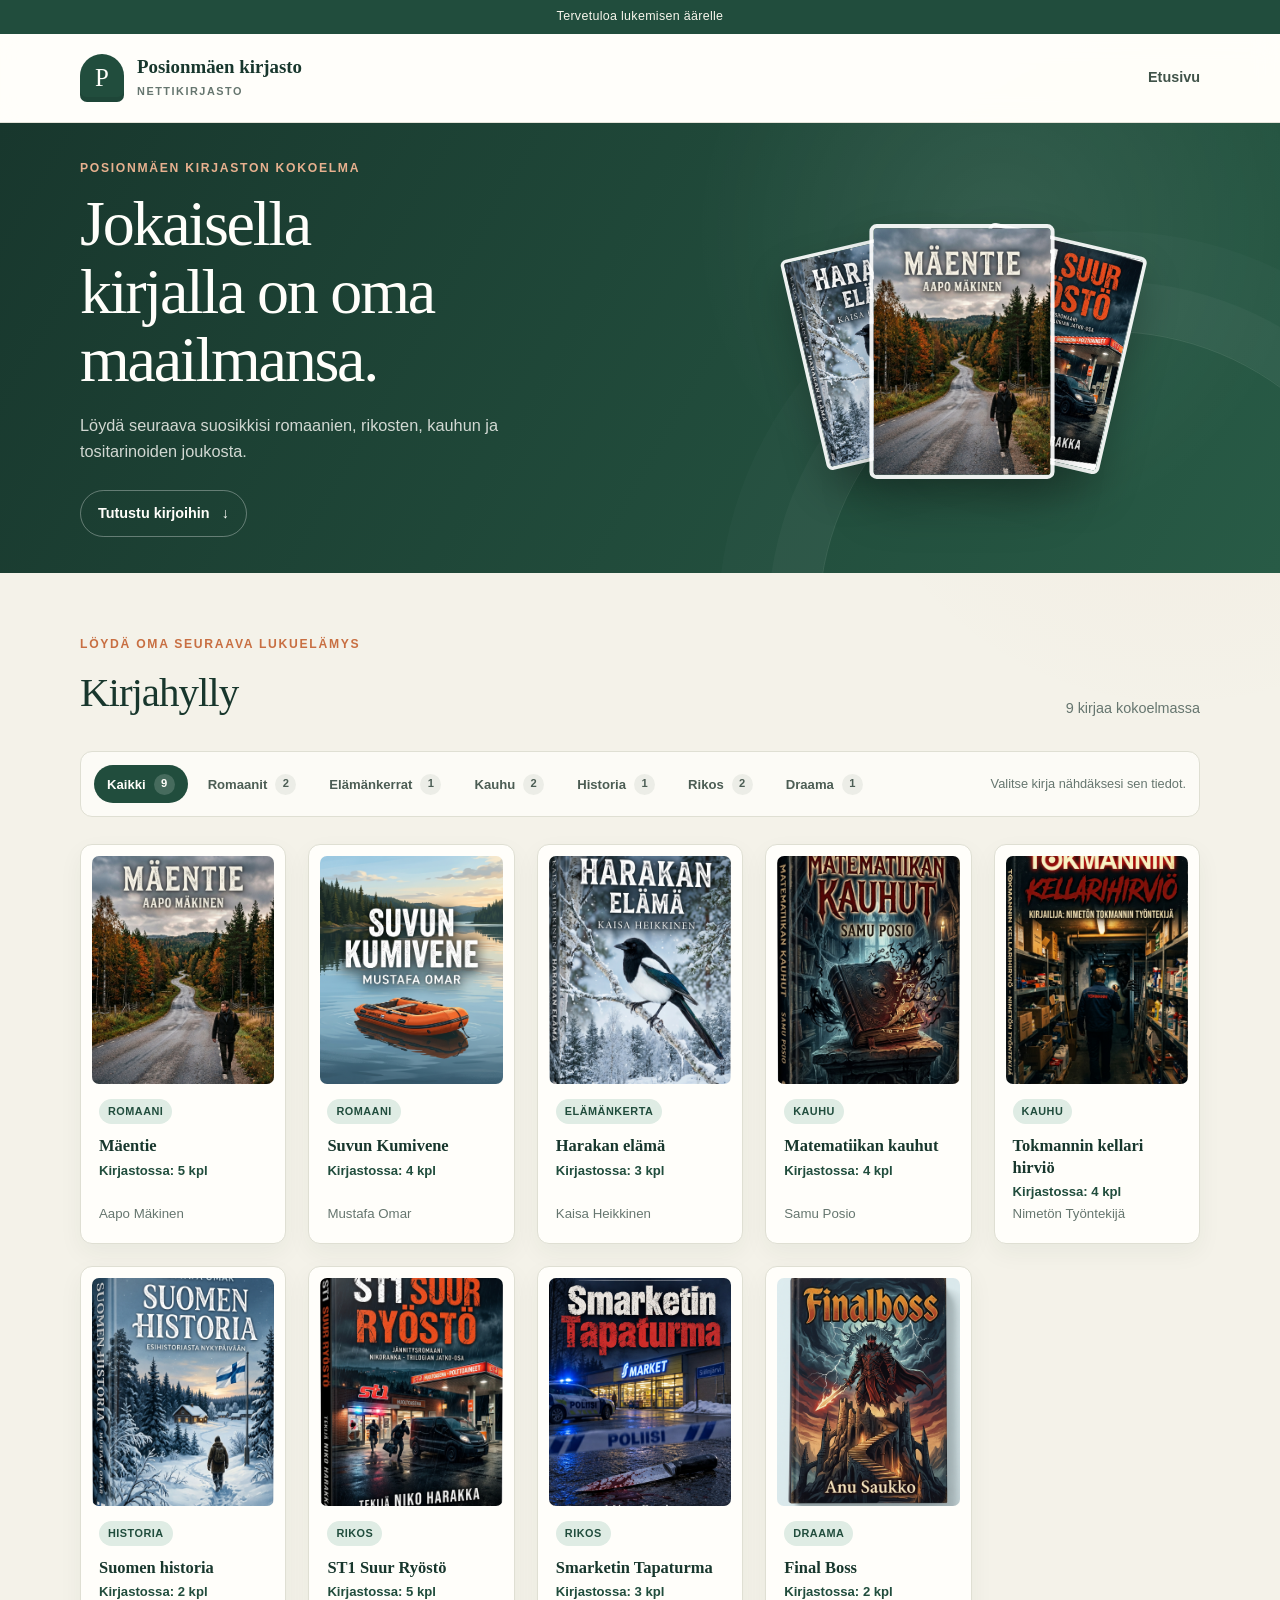
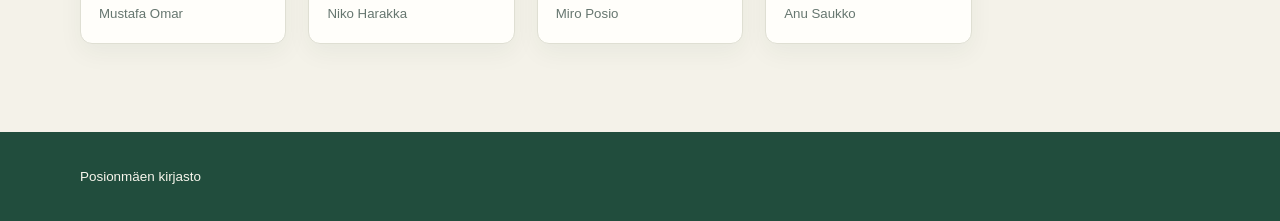
<file: src/kirjasto.html>
<!DOCTYPE html>
<html lang="fi">
  <head>
    <meta charset="UTF-8" />
    <meta name="viewport" content="width=device-width, initial-scale=1.0" />
    <link rel="stylesheet" href="style.css" />
    <title>Kirjat – Posionmäen kirjasto</title>
  </head>
  <body class="catalog-page">
    <div class="topline">Tervetuloa lukemisen äärelle</div>

    <header>
      <div class="container header-main">
        <div class="brand" aria-label="Posionmäen kirjasto">
          <span class="brand-mark" aria-hidden="true">P</span>
          <span>
            <span class="brand-name">Posionmäen kirjasto</span>
            <span class="brand-subtitle">Nettikirjasto</span>
          </span>
        </div>
        <nav aria-label="Sivuston osiot">
          <a href="index.php">Etusivu</a>
        </nav>
      </div>
    </header>

    <main>
      <section class="catalog-hero">
        <div class="container catalog-hero-inner">
          <div class="catalog-hero-copy">
            <p class="catalog-eyebrow">Posionmäen kirjaston kokoelma</p>
            <h1>Jokaisella kirjalla on oma maailmansa.</h1>
            <p>
              Löydä seuraava suosikkisi romaanien, rikosten, kauhun ja tositarinoiden joukosta.
            </p>
            <a class="catalog-cta" href="#catalog">Tutustu kirjoihin <span aria-hidden="true">↓</span></a>
          </div>
          <div class="catalog-showcase" aria-hidden="true">
            <img class="showcase-cover showcase-cover-back" src="kuvat/Harakan_elämä.jpg" alt="" />
            <img class="showcase-cover showcase-cover-front" src="kuvat/Mäentie.jpg" alt="" />
            <img class="showcase-cover showcase-cover-side" src="kuvat/ST1_Ryöstö.jpg" alt="" />
          </div>
        </div>
      </section>

      <section class="catalog-section" id="catalog">
        <div class="container">
          <div class="catalog-heading">
            <div>
              <p class="catalog-eyebrow">Löydä oma seuraava lukuelämys</p>
              <h2>Kirjahylly</h2>
            </div>
            <p id="catalog-count" class="catalog-count" aria-live="polite">
              9 kirjaa kokoelmassa
            </p>
          </div>

          <div class="catalog-toolbar">
            <div class="catalog-filters" role="group" aria-label="Rajaa kirjoja aihealueen mukaan">
              <button class="catalog-filter is-active" type="button" data-category-filter="all" aria-pressed="true">Kaikki <span>9</span></button>
              <button class="catalog-filter" type="button" data-category-filter="romaani" aria-pressed="false">Romaanit <span>2</span></button>
              <button class="catalog-filter" type="button" data-category-filter="elamankerta" aria-pressed="false">Elämänkerrat <span>1</span></button>
              <button class="catalog-filter" type="button" data-category-filter="kauhu" aria-pressed="false">Kauhu <span>2</span></button>
              <button class="catalog-filter" type="button" data-category-filter="historia" aria-pressed="false">Historia <span>1</span></button>
              <button class="catalog-filter" type="button" data-category-filter="rikos" aria-pressed="false">Rikos <span>2</span></button>
              <button class="catalog-filter" type="button" data-category-filter="draama" aria-pressed="false">Draama <span>1</span></button>
            </div>
            <p class="catalog-hint">Valitse kirja nähdäksesi sen tiedot.</p>
          </div>

          <div class="book-grid catalog-grid" id="catalog-grid">
            <a class="book catalog-book" data-book-id="maentie" data-category="romaani" href="kirja.html?id=maentie">
              <img class="book-cover" src="kuvat/Mäentie.jpg" alt="Mäentie-kirjan kansi" loading="lazy" />
              <div class="catalog-book-info">
                <span class="book-category">Romaani</span>
                <h3>Mäentie</h3>
                <p class="book-quantity" data-book-quantity></p>
                <p>Aapo Mäkinen</p>
              </div>
            </a>
            <a class="book catalog-book" data-book-id="suvun-kumivene" data-category="romaani" href="kirja.html?id=suvun-kumivene">
              <img class="book-cover" src="kuvat/kumivene.jpg" alt="Suvun Kumivene -kirjan kansi" loading="lazy" />
              <div class="catalog-book-info">
                <span class="book-category">Romaani</span>
                <h3>Suvun Kumivene</h3>
                <p class="book-quantity" data-book-quantity></p>
                <p>Mustafa Omar</p>
              </div>
            </a>
            <a class="book catalog-book" data-book-id="harakan-elama" data-category="elamankerta" href="kirja.html?id=harakan-elama">
              <img class="book-cover" src="kuvat/Harakan_elämä.jpg" alt="Harakan elämä -kirjan kansi" loading="lazy" />
              <div class="catalog-book-info">
                <span class="book-category">Elämänkerta</span>
                <h3>Harakan elämä</h3>
                <p class="book-quantity" data-book-quantity></p>
                <p>Kaisa Heikkinen</p>
              </div>
            </a>
            <a class="book catalog-book" data-book-id="matematiikan-kauhut" data-category="kauhu" href="kirja.html?id=matematiikan-kauhut">
              <img class="book-cover" src="kuvat/Matematiikan_kauhut.jpg" alt="Matematiikan kauhut -kirjan kansi" loading="lazy" />
              <div class="catalog-book-info">
                <span class="book-category">Kauhu</span>
                <h3>Matematiikan kauhut</h3>
                <p class="book-quantity" data-book-quantity></p>
                <p>Samu Posio</p>
              </div>
            </a>
            <a class="book catalog-book" data-book-id="tokmannin-kellari-hirio" data-category="kauhu" href="kirja.html?id=tokmannin-kellari-hirio">
              <img class="book-cover" src="kuvat/Tokmanni.jpg" alt="Tokmannin kellari hirviö -kirjan kansi" loading="lazy" />
              <div class="catalog-book-info">
                <span class="book-category">Kauhu</span>
                <h3>Tokmannin kellari hirviö</h3>
                <p class="book-quantity" data-book-quantity></p>
                <p>Nimetön Työntekijä</p>
              </div>
            </a>
            <a class="book catalog-book" data-book-id="suomen-historia" data-category="historia" href="kirja.html?id=suomen-historia">
              <img class="book-cover" src="kuvat/Suomen_historia.jpg?v=2" alt="Suomen historia -kirjan kansi" loading="lazy" />
              <div class="catalog-book-info">
                <span class="book-category">Historia</span>
                <h3>Suomen historia</h3>
                <p class="book-quantity" data-book-quantity></p>
                <p>Mustafa Omar</p>
              </div>
            </a>
            <a class="book catalog-book" data-book-id="st1-suur-ryosto" data-category="rikos" href="kirja.html?id=st1-suur-ryosto">
              <img class="book-cover" src="kuvat/ST1_Ryöstö.jpg" alt="ST1 Suur Ryöstö -kirjan kansi" loading="lazy" />
              <div class="catalog-book-info">
                <span class="book-category">Rikos</span>
                <h3>ST1 Suur Ryöstö</h3>
                <p class="book-quantity" data-book-quantity></p>
                <p>Niko Harakka</p>
              </div>
            </a>
            <a class="book catalog-book" data-book-id="smarketin-tapaturma" data-category="rikos" href="kirja.html?id=smarketin-tapaturma">
              <img class="book-cover" src="kuvat/Smarket.jpg" alt="Smarketin Tapaturma -kirjan kansi" loading="lazy" />
              <div class="catalog-book-info">
                <span class="book-category">Rikos</span>
                <h3>Smarketin Tapaturma</h3>
                <p class="book-quantity" data-book-quantity></p>
                <p>Miro Posio</p>
              </div>
            </a>
            <a class="book catalog-book" data-book-id="final-boss" data-category="draama" href="kirja.html?id=final-boss">
              <img class="book-cover" src="kuvat/anusaukko.jpg" alt="Final Boss -kirjan kansi" loading="lazy" />
              <div class="catalog-book-info">
                <span class="book-category">Draama</span>
                <h3>Final Boss</h3>
                <p class="book-quantity" data-book-quantity></p>
                <p>Anu Saukko</p>
              </div>
            </a>
          </div>
          <p class="catalog-empty" id="catalog-empty" hidden>Ei kirjoja tässä aihealueessa.</p>
        </div>
      </section>
    </main>

    <footer>
      <div class="container footer-content">
        <p>Posionmäen kirjasto</p>
      </div>
    </footer>
    <script src="toiminto.js" defer></script>
  </body>
</html>
</file>
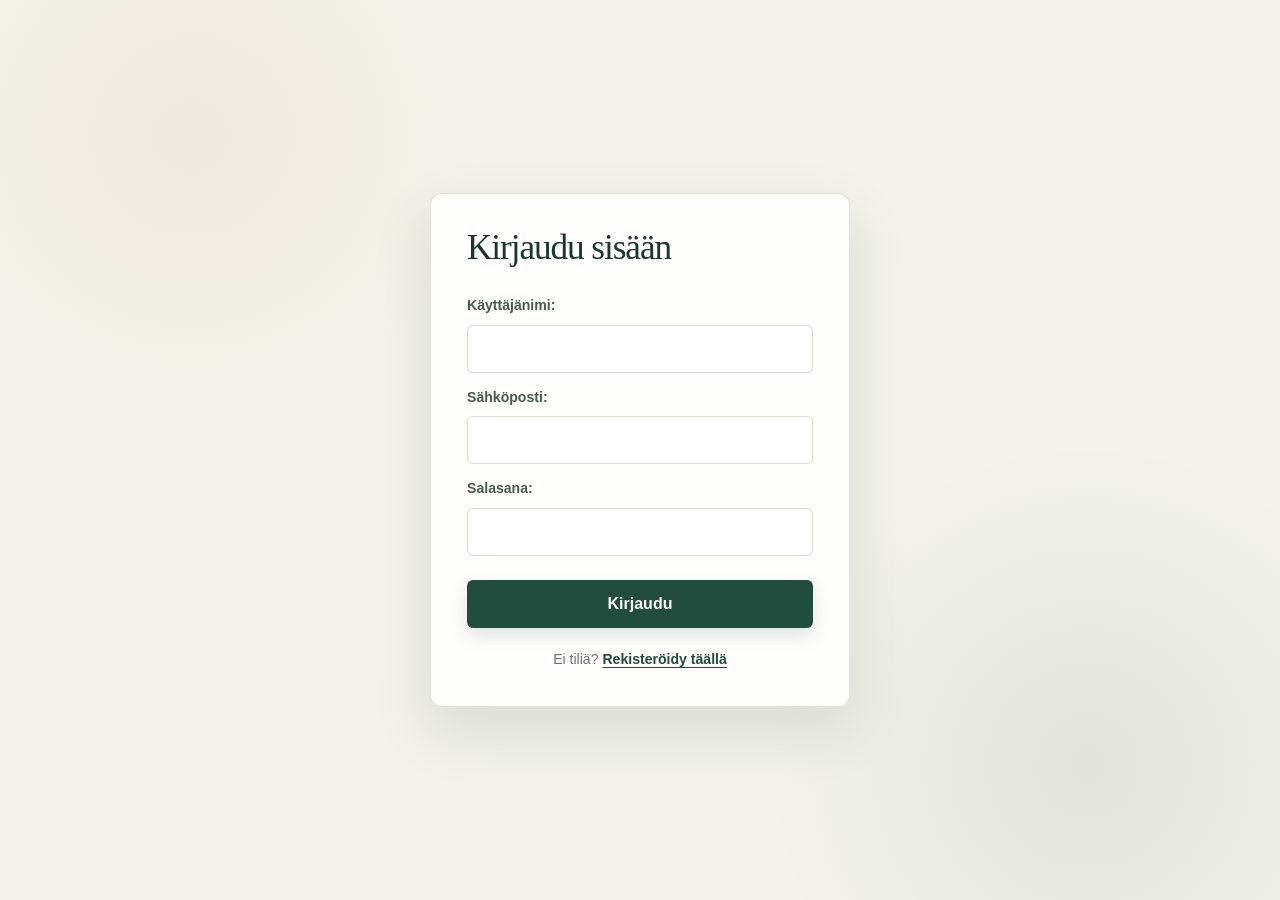
<file: src/kirjaudu.html>
<!DOCTYPE html>
<html lang="fi">
<head>
    <meta charset="UTF-8">
    <meta name="viewport" content="width=device-width, initial-scale=1.0">
    <title>Kirjatuminen</title>
    <link rel="stylesheet" href="style.css">
</head>
<body class="auth-page">
    <div class="login-container">
        <h1>Kirjaudu sisään</h1>
        <div id="viesti" class="form-message" role="alert" hidden></div>
        <form action="login.php" method="POST">
            <label for="username">Käyttäjänimi:</label>
            <input type="text" id="username" name="username" required>
            
            <label for="email">Sähköposti:</label>
            <input type="email" id="email" name="email" required>

            <label for="password">Salasana:</label>
            <input type="password" id="password" name="password" required>

            <button type="submit">Kirjaudu</button>
        </form>
        <p>Ei tiliä? <a href="rekisteröityminen.html">Rekisteröidy täällä</a></p>
    </div>
    <script>
        const params = new URLSearchParams(window.location.search);
        const viesti = document.getElementById("viesti");

        if (params.has("onnistui")) {
            viesti.textContent = "Tili luotiin onnistuneesti. Voit nyt kirjautua sisään.";
            viesti.className = "form-message success";
            viesti.hidden = false;
        } else if (params.get("virhe") === "1") {
            viesti.textContent = "Käyttäjänimi, sähköposti tai salasana on virheellinen.";
            viesti.hidden = false;
        } else if (params.get("virhe") === "2") {
            viesti.textContent = "Kirjautumisessa tapahtui virhe.";
            viesti.hidden = false;
        }
    </script>
</body>
</html>
</file>
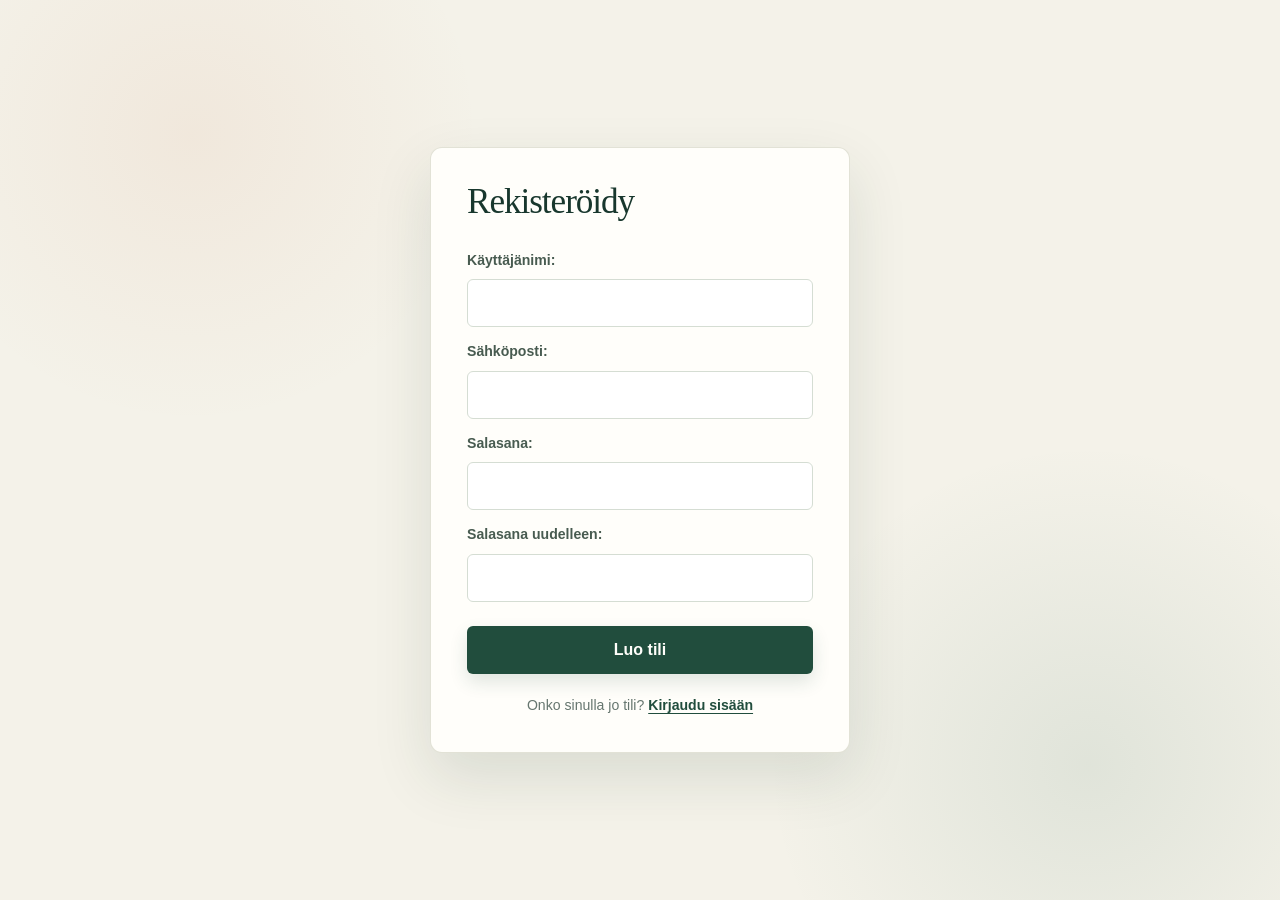
<file: src/rekisteröityminen.html>
<!DOCTYPE html>
<html lang="fi">
<head>
    <meta charset="UTF-8">
    <meta name="viewport" content="width=device-width, initial-scale=1.0">
    <title>Rekisteröityminen</title>
    <link rel="stylesheet" href="style.css">
</head>
<body class="auth-page">
    <main class="login-container">
        <h1>Rekisteröidy</h1>

        <div id="viesti" class="form-message" role="alert" hidden></div>

        <form action="rekisteroi.php" method="POST">
            <label for="username">Käyttäjänimi:</label>
            <input type="text" id="username" name="username" minlength="3" maxlength="50" autocomplete="username" required>

            <label for="email">Sähköposti:</label>
            <input type="email" id="email" name="email" maxlength="255" autocomplete="email" required>

            <label for="password">Salasana:</label>
            <input type="password" id="password" name="password" minlength="8" autocomplete="new-password" required>

            <label for="password_confirm">Salasana uudelleen:</label>
            <input type="password" id="password_confirm" name="password_confirm" minlength="8" autocomplete="new-password" required>

            <button type="submit">Luo tili</button>
        </form>

        <p>Onko sinulla jo tili? <a href="kirjaudu.html">Kirjaudu sisään</a></p>
    </main>

    <script>
        const params = new URLSearchParams(window.location.search);
        const viesti = document.getElementById("viesti");
        const virheet = {
            1: "Täytä kaikki kentät.",
            2: "Anna kelvollinen sähköpostiosoite.",
            3: "Salasanan tulee olla vähintään 8 merkkiä.",
            4: "Salasanat eivät täsmää.",
            5: "Käyttäjänimi tai sähköposti on jo käytössä.",
            6: "Rekisteröitymisessä tapahtui virhe."
        };

        if (params.has("virhe")) {
            viesti.textContent = virheet[params.get("virhe")] || "Rekisteröitymisessä tapahtui virhe.";
            viesti.hidden = false;
        }

        if (params.has("onnistui")) {
            viesti.textContent = "Tili luotiin onnistuneesti. Voit nyt kirjautua sisään.";
            viesti.className = "form-message success";
            viesti.hidden = false;
        }
    </script>
</body>
</html>
</file>
<file: src/style.css>
:root {
  --ink: #18372d;
  --muted: #66766f;
  --green: #214d3d;
  --green-2: #2f6652;
  --green-light: #dfece4;
  --paper: #f4f2e9;
  --white: #fffefa;
  --orange: #c86f42;
  --line: #dfdfd3;
  --shadow: 0 16px 40px rgb(24 55 45 / 9%);
  --serif: Georgia, "Times New Roman", serif;
  --sans: "Segoe UI", Arial, sans-serif;
}

* {
  box-sizing: border-box;
}

html {
  scroll-behavior: smooth;
}

body {
  min-width: 320px;
  margin: 0;
  background:
    radial-gradient(circle at 92% 20%, rgb(200 111 66 / 5%), transparent 22rem),
    var(--paper);
  color: var(--ink);
  font-family: var(--sans);
  line-height: 1.6;
  -webkit-font-smoothing: antialiased;
}

.container {
  width: min(1120px, calc(100% - 48px));
  margin-inline: auto;
}

.topline {
  padding: 7px 0;
  background: var(--green);
  color: #f8f6ed;
  font-size: 0.78rem;
  letter-spacing: 0.025em;
  text-align: center;
}

.topline-inner {
  display: flex;
  align-items: center;
  justify-content: space-between;
  gap: 16px;
  min-height: 20px;
}

.account-status {
  text-align: left;
}

.account-status a {
  color: #fff;
  font-weight: 700;
  text-decoration: none;
  text-underline-offset: 3px;
}

.account-status a:hover {
  text-decoration: underline;
}

header {
  position: relative;
  z-index: 10;
  background: rgb(255 254 250 / 96%);
  border-bottom: 1px solid rgb(223 223 211 / 85%);
  backdrop-filter: blur(12px);
}

.header-main {
  display: flex;
  align-items: center;
  justify-content: space-between;
  gap: 28px;
  min-height: 88px;
}

.brand {
  display: flex;
  align-items: center;
  gap: 13px;
  color: var(--ink);
}

.brand-mark {
  display: grid;
  width: 44px;
  height: 48px;
  place-items: center;
  border-radius: 22px 22px 7px 7px;
  background: var(--green);
  box-shadow: inset 0 -5px 0 rgb(0 0 0 / 9%);
  color: #fffefa;
  font-family: var(--serif);
  font-size: 1.55rem;
}

.brand-name {
  display: block;
  font-family: var(--serif);
  font-size: 1.18rem;
  font-weight: 700;
  line-height: 1.2;
}

.brand-subtitle {
  display: block;
  margin-top: 4px;
  color: var(--muted);
  font-size: 0.68rem;
  font-weight: 700;
  letter-spacing: 0.14em;
  text-transform: uppercase;
}

nav {
  display: flex;
  flex-wrap: wrap;
  justify-content: flex-end;
  gap: 27px;
  color: #405349;
  font-size: 0.9rem;
  font-weight: 700;
}

nav a {
  position: relative;
  color: inherit;
  text-decoration: none;
}

nav a::after {
  position: absolute;
  right: 0;
  bottom: -7px;
  left: 0;
  height: 2px;
  transform: scaleX(0);
  background: var(--orange);
  content: "";
  transition: transform 180ms ease;
}

nav a:hover::after {
  transform: scaleX(1);
}

.hero {
  position: relative;
  overflow: hidden;
  min-height: 520px;
  padding: 76px 0 70px;
  background:
    linear-gradient(110deg, rgb(223 236 228 / 97%), rgb(223 236 228 / 78%)),
    var(--green-light);
}

.hero::before {
  position: absolute;
  right: -80px;
  bottom: -220px;
  width: 520px;
  height: 520px;
  border: 1px solid rgb(40 75 62 / 10%);
  border-radius: 50%;
  box-shadow:
    0 0 0 55px rgb(40 75 62 / 3%),
    0 0 0 110px rgb(40 75 62 / 2%);
  content: "";
}

.hero::after {
  position: absolute;
  top: 38px;
  right: 7%;
  width: 260px;
  height: 260px;
  border: 1px solid rgb(40 75 62 / 8%);
  border-radius: 50%;
  content: "";
  pointer-events: none;
}

.hero-content {
  position: relative;
  z-index: 1;
  max-width: 650px;
}

.eyebrow {
  margin: 0 0 14px;
  color: var(--orange);
  font-size: 0.72rem;
  font-weight: 800;
  letter-spacing: 0.16em;
  text-transform: uppercase;
}

h1,
h2,
h3,
p {
  margin-top: 0;
}

h1,
h2,
h3 {
  font-family: var(--serif);
}

h1 {
  max-width: 630px;
  margin-bottom: 18px;
  font-size: clamp(2.65rem, 6vw, 4.7rem);
  font-weight: 500;
  letter-spacing: -0.045em;
  line-height: 1.02;
  text-wrap: balance;
}

.hero-copy {
  max-width: 510px;
  margin-bottom: 30px;
  color: #485b50;
  font-size: 1.05rem;
}

.search-form {
  position: relative;
  width: min(520px, 100%);
}

.search-control {
  display: flex;
  align-items: center;
  min-height: 62px;
  padding: 6px 7px 6px 18px;
  border: 1px solid #ccd9cf;
  border-radius: 8px;
  background: var(--white);
  box-shadow: 0 12px 28px rgb(24 55 45 / 8%);
  transition: border-color 180ms ease, box-shadow 180ms ease;
}

.search-control:focus-within {
  border-color: var(--green-2);
  box-shadow: 0 14px 32px rgb(24 55 45 / 13%), 0 0 0 3px rgb(47 102 82 / 10%);
}

.search-control input {
  width: 100%;
  min-width: 0;
  min-height: 48px;
  padding: 0 12px;
  border: 0;
  outline: 0;
  background: transparent;
  color: var(--ink);
  font: inherit;
  font-size: 0.95rem;
}

.search-control input::placeholder {
  color: #7a837c;
  opacity: 1;
}

.search-control button {
  min-height: 46px;
  padding: 0 20px;
  border: 0;
  border-radius: 6px;
  background: var(--green);
  box-shadow: 0 7px 16px rgb(33 77 61 / 16%);
  color: var(--white);
  cursor: pointer;
  font: inherit;
  font-size: 0.88rem;
  font-weight: 700;
  transition: background 180ms ease, transform 180ms ease;
}

.search-control button:hover {
  background: var(--green-2);
  transform: translateY(-1px);
}

.search-control button:focus-visible {
  outline: 3px solid var(--orange);
  outline-offset: 3px;
}

.visually-hidden {
  position: absolute;
  width: 1px;
  height: 1px;
  overflow: hidden;
  clip: rect(0, 0, 0, 0);
  white-space: nowrap;
}

.search-icon {
  flex: 0 0 17px;
  width: 17px;
  height: 17px;
  border: 2px solid #7a837c;
  border-radius: 50%;
}

.search-icon::after {
  display: block;
  width: 7px;
  height: 2px;
  margin: 14px 0 0 12px;
  transform: rotate(45deg);
  background: #7a837c;
  content: "";
}

.search-suggestions {
  position: absolute;
  z-index: 20;
  top: 68px;
  right: 0;
  left: 0;
  max-height: 280px;
  margin: 0;
  padding: 6px;
  overflow-y: auto;
  border: 1px solid #d5ddd3;
  border-radius: 8px;
  background: var(--white);
  box-shadow: var(--shadow);
  list-style: none;
}

.search-suggestion {
  display: grid;
  gap: 2px;
  padding: 10px 12px;
  border-radius: 5px;
  color: var(--ink);
  cursor: pointer;
}

.search-suggestion:hover,
.search-suggestion[aria-selected="true"] {
  background: var(--green-light);
}

.search-suggestion small {
  color: var(--muted);
  font-size: 0.78rem;
}

.search-status {
  margin: 8px 2px 0;
  color: #485b50;
  font-size: 0.82rem;
}

.search-status.is-error {
  color: #c62828;
  font-weight: 600;
  font-size: 1.1rem;
}

.search-results {
  display: grid;
  gap: 8px;
  margin-top: 12px;
}

.search-suggestions[hidden],
.search-results[hidden] {
  display: none;
}

.search-result {
  padding: 14px 16px;
  border: 1px solid #d5ddd3;
  border-radius: 8px;
  background: var(--white);
  box-shadow: 0 10px 24px rgb(24 55 45 / 7%);
  cursor: pointer;
}

.search-result h2 {
  margin: 0 0 2px;
  font-family: var(--serif);
  font-size: 1.05rem;
  font-weight: 600;
}

.search-result p {
  margin: 0;
  color: var(--muted);
  font-size: 0.82rem;
}

.section {
  padding: 68px 0;
}

.section-heading {
  display: flex;
  align-items: end;
  justify-content: space-between;
  gap: 20px;
  margin-bottom: 28px;
}

.section-heading h2 {
  position: relative;
  margin-bottom: 0;
  font-size: clamp(1.85rem, 3vw, 2.45rem);
  font-weight: 500;
  letter-spacing: -0.025em;
}

.section-heading h2::after {
  position: absolute;
  bottom: -9px;
  left: 0;
  width: 38px;
  height: 3px;
  border-radius: 999px;
  background: var(--orange);
  content: "";
}

.section-note {
  margin-bottom: 4px;
  color: var(--muted);
  font-size: 0.88rem;
}

.featured {
  background: #efeee6;
}

.catalog-hero {
  position: relative;
  overflow: hidden;
  background:
    radial-gradient(circle at 78% 24%, rgb(255 255 255 / 8%), transparent 19rem),
    linear-gradient(120deg, #18372d, #285b46);
  color: var(--white);
}

.catalog-hero::after {
  position: absolute;
  right: -120px;
  bottom: -340px;
  width: 580px;
  height: 580px;
  border: 1px solid rgb(255 255 255 / 10%);
  border-radius: 50%;
  box-shadow:
    0 0 0 50px rgb(255 255 255 / 3%),
    0 0 0 100px rgb(255 255 255 / 2%);
  content: "";
  pointer-events: none;
}

.catalog-hero-inner {
  position: relative;
  z-index: 1;
  display: grid;
  grid-template-columns: minmax(0, 1fr) minmax(300px, 0.8fr);
  align-items: center;
  gap: 48px;
  min-height: 390px;
  padding-block: 36px;
}

.catalog-hero-copy {
  max-width: 610px;
}

.catalog-eyebrow {
  margin: 0 0 12px;
  color: #e8b18f;
  font-size: 0.76rem;
  font-weight: 800;
  letter-spacing: 0.14em;
  text-transform: uppercase;
}

.catalog-hero h1 {
  max-width: 12ch;
  margin: 0 0 18px;
  color: var(--white);
  font-family: var(--serif);
  font-size: clamp(2.7rem, 5vw, 4.35rem);
  font-weight: 500;
  letter-spacing: -0.035em;
  line-height: 1.06;
}

.catalog-hero-copy > p:not(.catalog-eyebrow) {
  max-width: 52ch;
  margin-bottom: 26px;
  color: rgb(255 254 250 / 80%);
  font-size: 1.02rem;
}

.catalog-cta {
  display: inline-flex;
  align-items: center;
  gap: 12px;
  padding: 11px 17px;
  border: 1px solid rgb(255 255 255 / 32%);
  border-radius: 999px;
  color: var(--white);
  font-size: 0.9rem;
  font-weight: 700;
  text-decoration: none;
  transition: background 180ms ease, border-color 180ms ease;
}

.catalog-cta:hover {
  border-color: var(--white);
  background: rgb(255 255 255 / 10%);
}

.catalog-showcase {
  position: relative;
  display: flex;
  align-items: center;
  justify-content: center;
  min-height: 300px;
}

.showcase-cover {
  position: absolute;
  width: clamp(125px, 15vw, 178px);
  aspect-ratio: 8 / 11;
  border: 4px solid rgb(255 255 255 / 92%);
  border-radius: 7px;
  object-fit: cover;
  box-shadow: 0 24px 45px rgb(0 0 0 / 28%);
}

.showcase-cover-back {
  z-index: 1;
  transform: translateX(-82px) rotate(-13deg) scale(0.88);
}

.showcase-cover-front {
  z-index: 3;
  transform: translateY(3px) scale(1.04);
}

.showcase-cover-side {
  z-index: 2;
  transform: translateX(82px) rotate(13deg) scale(0.91);
}

.catalog-section {
  padding: 62px 0 88px;
}

.catalog-heading {
  display: flex;
  align-items: end;
  justify-content: space-between;
  gap: 24px;
  margin-bottom: 26px;
}

.catalog-heading .catalog-eyebrow {
  margin-bottom: 5px;
  color: var(--orange);
}

.catalog-heading h2 {
  margin: 0;
  font-family: var(--serif);
  font-size: clamp(2rem, 3.2vw, 2.8rem);
  font-weight: 500;
  letter-spacing: -0.025em;
}

.catalog-count {
  margin: 0 0 5px;
  color: var(--muted);
  font-size: 0.9rem;
}

.catalog-toolbar {
  display: flex;
  align-items: center;
  justify-content: space-between;
  gap: 20px;
  margin-bottom: 27px;
  padding: 13px;
  border: 1px solid var(--line);
  border-radius: 12px;
  background: rgb(255 254 250 / 78%);
}

.catalog-filters {
  display: flex;
  flex-wrap: wrap;
  gap: 7px;
}

.catalog-filter {
  display: inline-flex;
  align-items: center;
  gap: 8px;
  min-height: 38px;
  padding: 7px 12px;
  border: 1px solid transparent;
  border-radius: 999px;
  background: transparent;
  color: #4c5d54;
  cursor: pointer;
  font: inherit;
  font-size: 0.82rem;
  font-weight: 650;
  transition: background 160ms ease, color 160ms ease, border-color 160ms ease;
}

.catalog-filter span {
  display: grid;
  min-width: 21px;
  height: 21px;
  padding-inline: 5px;
  place-items: center;
  border-radius: 999px;
  background: rgb(24 55 45 / 7%);
  color: inherit;
  font-size: 0.7rem;
}

.catalog-filter:hover {
  border-color: var(--line);
  background: var(--white);
}

.catalog-filter.is-active {
  background: var(--green);
  color: var(--white);
}

.catalog-filter.is-active span {
  background: rgb(255 255 255 / 17%);
}

.catalog-filter:focus-visible,
.catalog-cta:focus-visible {
  outline: 3px solid var(--orange);
  outline-offset: 3px;
}

.catalog-hint {
  flex: 0 0 auto;
  margin: 0;
  color: var(--muted);
  font-size: 0.8rem;
}

.book-grid {
  display: grid;
  grid-template-columns: repeat(4, minmax(0, 1fr));
  gap: 24px;
}

.catalog-grid {
  grid-template-columns: repeat(auto-fill, minmax(205px, 1fr));
  align-items: stretch;
  gap: 22px;
}

.book {
  display: block;
  min-width: 0;
  color: inherit;
  cursor: pointer;
  text-decoration: none;
  transition: transform 180ms ease;
}

.book:focus-visible,
.search-result:focus-visible {
  outline: 3px solid var(--orange);
  outline-offset: 4px;
}

.book:hover {
  transform: translateY(-5px);
}

.catalog-book {
  display: flex;
  flex-direction: column;
  height: 100%;
  padding: 11px;
  overflow: hidden;
  border: 1px solid var(--line);
  border-radius: 12px;
  background: var(--white);
  box-shadow: 0 9px 24px rgb(24 55 45 / 5%);
}

.catalog-book:hover {
  border-color: #b7c8bb;
  box-shadow: 0 18px 34px rgb(24 55 45 / 12%);
}

.catalog-book[hidden] {
  display: none;
}

.book-cover {
  display: block;
  width: 100%;
  aspect-ratio: 8 / 11;
  object-fit: cover;
  border: 1px solid rgb(32 55 47 / 10%);
  border-radius: 5px 5px 8px 8px;
  box-shadow: 0 13px 24px rgb(24 55 45 / 11%);
  background: #e6e4da;
  transition: box-shadow 180ms ease;
}

.book:hover .book-cover {
  box-shadow: 0 18px 30px rgb(24 55 45 / 17%);
}

.catalog-book .book-cover {
  aspect-ratio: 8 / 10;
  border: 0;
  border-radius: 7px;
  box-shadow: none;
}

.catalog-book:hover .book-cover {
  box-shadow: none;
}

.catalog-book-info {
  display: flex;
  flex: 1;
  flex-direction: column;
  align-items: flex-start;
  padding: 15px 7px 8px;
}

.book-category {
  display: inline-block;
  padding: 4px 9px;
  border-radius: 999px;
  background: var(--green-light);
  color: var(--green);
  font-size: 0.68rem;
  font-weight: 800;
  letter-spacing: 0.045em;
  text-transform: uppercase;
}

.book h3 {
  margin: 14px 0 3px;
  font-size: 1.08rem;
  font-weight: 600;
  line-height: 1.3;
}

.book .book-quantity {
  margin: 0;
  color: var(--green);
  font-size: 0.82rem;
  font-weight: 700;
  line-height: 1.45;
}

.book p {
  margin-bottom: 0;
  color: var(--muted);
  font-size: 0.83rem;
  line-height: 1.45;
}

.catalog-book h3 {
  margin: 11px 0 4px;
  font-size: 1.03rem;
}

.catalog-book .book-quantity {
  padding-top: 0;
}

.catalog-book p {
  margin-top: auto;
  padding-top: 3px;
}

.catalog-empty {
  margin: 30px 0 0;
  padding: 28px;
  border: 1px dashed #bdc9bf;
  border-radius: 12px;
  color: var(--muted);
  text-align: center;
}

.book-back-link {
  display: inline-block;
  margin-bottom: 24px;
  color: var(--green);
  font-weight: 600;
  text-underline-offset: 3px;
}

.book-detail {
  display: grid;
  grid-template-columns: minmax(200px, 320px) minmax(0, 1fr);
  align-items: start;
  gap: clamp(28px, 6vw, 72px);
  max-width: 900px;
  margin-inline: auto;
  padding: clamp(24px, 5vw, 56px);
  border: 1px solid var(--line);
  border-radius: 12px;
  background: var(--white);
  box-shadow: var(--shadow);
}

.book-detail[hidden] {
  display: none;
}

.book-detail-cover {
  display: block;
  width: 100%;
  aspect-ratio: 8 / 11;
  object-fit: cover;
  border: 1px solid rgb(32 55 47 / 10%);
  border-radius: 5px 5px 8px 8px;
  box-shadow: 0 16px 30px rgb(24 55 45 / 14%);
  background: #e6e4da;
}

.book-detail-content h1 {
  margin: 0 0 8px;
  font-family: var(--serif);
}

.book-detail-content .eyebrow {
  margin-bottom: 10px;
}

.book-detail-author {
  color: var(--muted);
  font-weight: 600;
}

#reserve-button {
  min-height: 46px;
  margin-top: 8px;
  padding: 10px 24px;
  border: 0;
  border-radius: 999px;
  background: var(--green);
  box-shadow: 0 7px 16px rgb(33 77 61 / 16%);
  color: var(--white);
  cursor: pointer;
  font: inherit;
  font-weight: 700;
  transition: background 180ms ease, transform 180ms ease, box-shadow 180ms ease;
}

#reserve-button:hover {
  background: var(--green-2);
  box-shadow: 0 9px 20px rgb(33 77 61 / 22%);
  transform: translateY(-1px);
}

#reserve-button:focus-visible {
  outline: 3px solid var(--orange);
  outline-offset: 3px;
}

.book-not-found {
  margin-top: 16px;
}

.info-grid {
  display: grid;
  grid-template-columns: 1.15fr 0.85fr;
  gap: 24px;
}

.info-card {
  min-height: 235px;
  padding: 32px;
  border: 1px solid rgb(223 223 211 / 75%);
  border-radius: 10px;
  background: var(--white);
  box-shadow: 0 12px 30px rgb(24 55 45 / 5%);
}

.info-card h2 {
  margin-bottom: 11px;
  font-size: 1.75rem;
  font-weight: 500;
}

.info-card p {
  max-width: 530px;
  margin-bottom: 0;
  color: var(--muted);
}

.hours-list {
  display: grid;
  grid-template-columns: 1fr auto;
  gap: 8px 18px;
  margin-top: 18px;
  color: #485b50;
  font-size: 0.9rem;
}

.hours-list span:nth-child(even) {
  color: var(--green);
  font-weight: 700;
}

footer {
  padding: 34px 0;
  background: var(--green);
  color: #f8f6ed;
}

.footer-content {
  display: flex;
  flex-wrap: wrap;
  justify-content: space-between;
  gap: 18px;
}

footer p {
  margin: 0;
  font-size: 0.84rem;
}

.footer-muted {
  color: #d2ded5;
}

.auth-page {
  display: grid;
  min-height: 100vh;
  padding: 24px 0;
  place-items: center;
  background:
    radial-gradient(circle at 15% 15%, rgb(200 111 66 / 8%), transparent 18rem),
    radial-gradient(circle at 85% 85%, rgb(47 102 82 / 10%), transparent 20rem),
    var(--paper);
}

.login-container {
  position: relative;
  width: min(420px, calc(100% - 32px));
  padding: 36px;
  border: 1px solid rgb(223 223 211 / 90%);
  border-radius: 12px;
  background: var(--white);
  box-shadow: 0 24px 60px rgb(24 55 45 / 12%);
}

.login-container h1 {
  margin-bottom: 24px;
  font-size: 2.2rem;
  letter-spacing: -0.03em;
}

.login-container form {
  display: grid;
  gap: 8px;
}

.login-container label {
  margin-top: 5px;
  color: #485b50;
  font-size: 0.88rem;
  font-weight: 700;
}

.login-container input {
  width: 100%;
  min-height: 48px;
  padding: 10px 12px;
  border: 1px solid #d5ddd3;
  border-radius: 6px;
  background: #fff;
  color: var(--ink);
  font: inherit;
  transition: border-color 180ms ease, box-shadow 180ms ease;
}

.login-container input:focus {
  border-color: var(--green-2);
  outline: 0;
  box-shadow: 0 0 0 3px rgb(47 102 82 / 10%);
}

.login-container button {
  min-height: 48px;
  margin-top: 16px;
  border: 0;
  border-radius: 6px;
  background: var(--green);
  box-shadow: 0 8px 18px rgb(33 77 61 / 14%);
  color: var(--white);
  cursor: pointer;
  font: inherit;
  font-weight: 700;
  transition: background 180ms ease, transform 180ms ease;
}

.login-container button:hover {
  background: var(--green-2);
  transform: translateY(-1px);
}

.login-container p {
  margin: 20px 0 0;
  text-align: center;
  color: var(--muted);
  font-size: 0.88rem;
}

.login-container a {
  color: var(--green);
  font-weight: 700;
  text-underline-offset: 3px;
}

.form-message {
  margin-bottom: 18px;
  padding: 10px 12px;
  border: 1px solid #d8a28a;
  border-radius: 6px;
  background: #fbeee8;
  color: #7d3c24;
  font-size: 0.88rem;
}

.form-message.success {
  border-color: #b5c9ba;
  background: var(--green-light);
  color: var(--green);
}

@media (max-width: 760px) {
  .container {
    width: min(100% - 32px, 1120px);
  }

  .topline-inner {
    align-items: flex-start;
  }

  .topline-inner > span {
    display: none;
  }

  .header-main {
    align-items: flex-start;
    flex-direction: column;
    justify-content: center;
    min-height: 0;
    padding: 16px 0;
  }

  nav {
    justify-content: flex-start;
  }

  .hero {
    min-height: 0;
    padding: 58px 0;
  }

  .hero::after {
    right: -220px;
  }

  .catalog-hero-inner {
    grid-template-columns: minmax(0, 1fr);
    gap: 12px;
    padding-block: 48px 26px;
  }

  .catalog-hero h1 {
    max-width: 16ch;
    font-size: clamp(2.6rem, 8vw, 3.5rem);
  }

  .catalog-showcase {
    min-height: 235px;
  }

  .showcase-cover {
    width: 132px;
  }

  .catalog-toolbar {
    align-items: flex-start;
    flex-direction: column;
  }

  .catalog-grid {
    grid-template-columns: repeat(2, minmax(0, 1fr));
    gap: 16px;
  }

  .book-grid {
    grid-template-columns: repeat(2, minmax(0, 1fr));
  }

  .book-detail {
    grid-template-columns: minmax(0, 1fr);
  }

  .book-detail-cover {
    width: min(100%, 300px);
    margin-inline: auto;
  }

  .info-grid {
    grid-template-columns: 1fr;
  }

  .footer-content {
    flex-direction: column;
  }
}

@media (max-width: 440px) {
  .brand-name {
    font-size: 1.05rem;
  }

  h1 {
    font-size: 2.55rem;
  }

  .search-control {
    align-items: stretch;
  }

  .search-control input {
    font-size: 0.86rem;
  }

  .search-control button {
    padding-inline: 13px;
  }

  .catalog-hero-inner {
    padding-top: 40px;
  }

  .catalog-hero h1 {
    font-size: 2.65rem;
  }

  .catalog-showcase {
    min-height: 205px;
  }

  .showcase-cover {
    width: 112px;
  }

  .showcase-cover-back {
    transform: translateX(-58px) rotate(-13deg) scale(0.88);
  }

  .showcase-cover-side {
    transform: translateX(58px) rotate(13deg) scale(0.91);
  }

  .catalog-section {
    padding: 45px 0 60px;
  }

  .catalog-heading {
    align-items: flex-start;
    flex-direction: column;
    gap: 8px;
  }

  .catalog-toolbar {
    gap: 10px;
    padding: 10px;
  }

  .catalog-filters {
    gap: 5px;
  }

  .catalog-filter {
    gap: 5px;
    min-height: 35px;
    padding: 6px 9px;
    font-size: 0.75rem;
  }

  .catalog-grid {
    gap: 13px;
  }

  .book-grid {
    gap: 16px 12px;
  }

  .section {
    padding: 50px 0;
  }

  .section-heading {
    align-items: flex-start;
    flex-direction: column;
    gap: 14px;
  }

  .info-card {
    min-height: 0;
    padding: 23px;
  }

  .login-container {
    padding: 28px 22px;
  }

}
</file>
